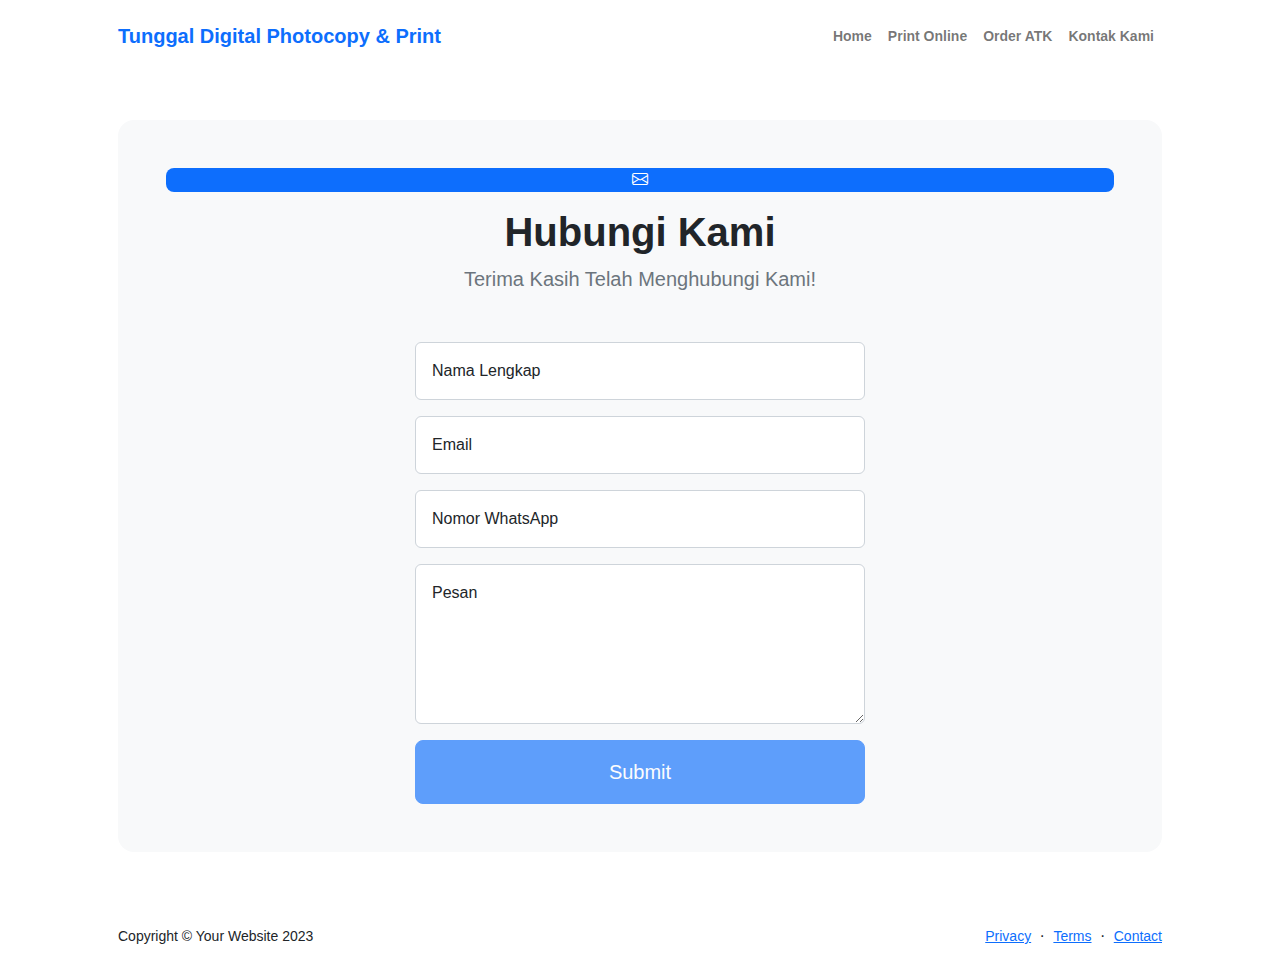
<file: contact.html>
<!DOCTYPE html>
<html lang="en">
    <head>
        <meta charset="utf-8" />
        <meta name="viewport" content="width=device-width, initial-scale=1, shrink-to-fit=no" />
        <meta name="description" content />
        <meta name="author" content />
        <title>Tunggal Digital Photocopy & Print</title>
        <!-- Favicon-->
        <link rel="icon" type="image/x-icon" href="assets/favicon.ico" />
        <!-- Custom Google font-->
        <link rel="preconnect" href="https://fonts.googleapis.com" />
        <link rel="preconnect" href="https://fonts.gstatic.com" crossorigin />
        <link href="https://fonts.googleapis.com/css2?family=Plus+Jakarta+Sans:wght@100;200;300;400;500;600;700;800;900&amp;display=swap" rel="stylesheet" />
        <!-- Bootstrap icons-->
        <link href="https://cdn.jsdelivr.net/npm/bootstrap-icons@1.8.1/font/bootstrap-icons.css" rel="stylesheet" />
        <!-- Core theme CSS (includes Bootstrap)-->
        <link href="css/styles.css" rel="stylesheet" />
    </head>
    <body class="d-flex flex-column">
        <main class="flex-shrink-0">
            <!-- Navigation-->
            <nav class="navbar navbar-expand-lg navbar-light bg-white py-3">
                <div class="container px-5">
                    <a class="navbar-brand" href="index.html"><span class="fw-bolder text-primary">Tunggal Digital Photocopy & Print</span></a>
                    <button class="navbar-toggler" type="button" data-bs-toggle="collapse" data-bs-target="#navbarSupportedContent" aria-controls="navbarSupportedContent" aria-expanded="false" aria-label="Toggle navigation"><span class="navbar-toggler-icon"></span></button>
                    <div class="collapse navbar-collapse" id="navbarSupportedContent">
                        <ul class="navbar-nav ms-auto mb-2 mb-lg-0 small fw-bolder">
                            <li class="nav-item"><a class="nav-link" href="index.html">Home</a></li>
                            <li class="nav-item"><a class="nav-link" href="order.html">Print Online</a></li>
                            <li class="nav-item"><a class="nav-link" href="projects.html">Order ATK</a></li>
                            <li class="nav-item"><a class="nav-link" href="contact.html">Kontak Kami</a></li>
                        </ul>
                    </div>
                </div>
            </nav>
            <!-- Page content-->
            <section class="py-5">
                <div class="container px-5">
                    <!-- Contact form-->
                    <div class="bg-light rounded-4 py-5 px-4 px-md-5">
                        <div class="text-center mb-5">
                            <div class="feature bg-primary bg-gradient-primary-to-secondary text-white rounded-3 mb-3"><i class="bi bi-envelope"></i></div>
                            <h1 class="fw-bolder">Hubungi Kami</h1>
                            <p class="lead fw-normal text-muted mb-0">Terima Kasih Telah Menghubungi Kami!</p>
                        </div>
                        <div class="row gx-5 justify-content-center">
                            <div class="col-lg-8 col-xl-6">
                                <!-- * * * * * * * * * * * * * * *-->
                                <!-- * * SB Forms Contact Form * *-->
                                <!-- * * * * * * * * * * * * * * *-->
                                <!-- This form is pre-integrated with SB Forms.-->
                                <!-- To make this form functional, sign up at-->
                                <!-- https://startbootstrap.com/solution/contact-forms-->
                                <!-- to get an API token!-->
                                <form id="contactForm" data-sb-form-api-token="API_TOKEN">
                                    <!-- Name input-->
                                    <div class="form-floating mb-3">
                                        <input class="form-control" id="name" type="text" placeholder="Enter your name..." data-sb-validations="required" />
                                        <label for="name">Nama Lengkap</label>
                                        <div class="invalid-feedback" data-sb-feedback="name:required">A name is required.</div>
                                    </div>
                                    <!-- Email address input-->
                                    <div class="form-floating mb-3">
                                        <input class="form-control" id="email" type="email" placeholder="name@example.com" data-sb-validations="required,email" />
                                        <label for="email">Email</label>
                                        <div class="invalid-feedback" data-sb-feedback="email:required">An email is required.</div>
                                        <div class="invalid-feedback" data-sb-feedback="email:email">Email is not valid.</div>
                                    </div>
                                    <!-- Phone number input-->
                                    <div class="form-floating mb-3">
                                        <input class="form-control" id="phone" type="tel" placeholder="(123) 456-7890" data-sb-validations="required" />
                                        <label for="phone">Nomor WhatsApp</label>
                                        <div class="invalid-feedback" data-sb-feedback="phone:required">A phone number is required.</div>
                                    </div>
                                    <!-- Message input-->
                                    <div class="form-floating mb-3">
                                        <textarea class="form-control" id="message" type="text" placeholder="Enter your message here..." style="height: 10rem" data-sb-validations="required"></textarea>
                                        <label for="message">Pesan</label>
                                        <div class="invalid-feedback" data-sb-feedback="message:required">A message is required.</div>
                                    </div>
                                    <!-- Submit success message-->
                                    <!---->
                                    <!-- This is what your users will see when the form-->
                                    <!-- has successfully submitted-->
                                    <div class="d-none" id="submitSuccessMessage">
                                        <div class="text-center mb-3">
                                            <div class="fw-bolder">Form submission successful!</div>
                                            To activate this form, sign up at
                                            <br />
                                            <a href="https://startbootstrap.com/solution/contact-forms">https://startbootstrap.com/solution/contact-forms</a>
                                        </div>
                                    </div>
                                    <!-- Submit error message-->
                                    <!---->
                                    <!-- This is what your users will see when there is-->
                                    <!-- an error submitting the form-->
                                    <div class="d-none" id="submitErrorMessage"><div class="text-center text-danger mb-3">Error sending message!</div></div>
                                    <!-- Submit Button-->
                                    <div class="d-grid"><button class="btn btn-primary btn-lg disabled" id="submitButton" type="submit">Submit</button></div>
                                </form>
                            </div>
                        </div>
                    </div>
                </div>
            </section>
        </main>
        <!-- Footer-->
        <footer class="bg-white py-4 mt-auto">
            <div class="container px-5">
                <div class="row align-items-center justify-content-between flex-column flex-sm-row">
                    <div class="col-auto"><div class="small m-0">Copyright &copy; Your Website 2023</div></div>
                    <div class="col-auto">
                        <a class="small" href="#!">Privacy</a>
                        <span class="mx-1">&middot;</span>
                        <a class="small" href="#!">Terms</a>
                        <span class="mx-1">&middot;</span>
                        <a class="small" href="#!">Contact</a>
                    </div>
                </div>
            </div>
        </footer>
        <!-- Bootstrap core JS-->
        <script src="https://cdn.jsdelivr.net/npm/bootstrap@5.2.3/dist/js/bootstrap.bundle.min.js"></script>
        <!-- Core theme JS-->
        <script src="js/scripts.js"></script>
        <!-- * * * * * * * * * * * * * * * * * * * * * * * * * * * * * * * * * * * * * * * *-->
        <!-- * *                               SB Forms JS                               * *-->
        <!-- * * Activate your form at https://startbootstrap.com/solution/contact-forms * *-->
        <!-- * * * * * * * * * * * * * * * * * * * * * * * * * * * * * * * * * * * * * * * *-->
        <script src="https://cdn.startbootstrap.com/sb-forms-latest.js"></script>
    </body>
</html>
</file>
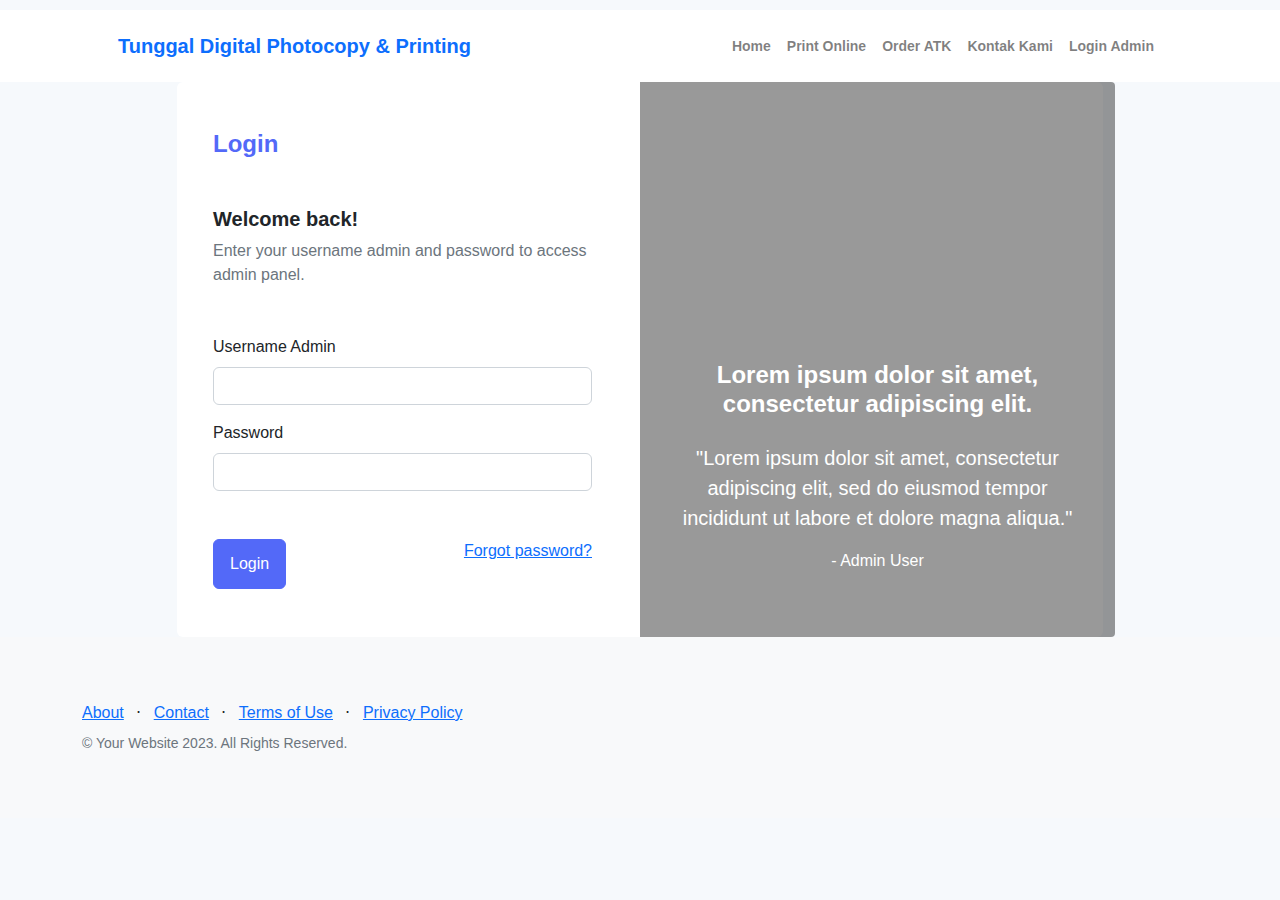
<file: login.html>
<!DOCTYPE html>
<html lang="en">
<head>
<meta charset="utf-8">


<title>Tunggal Digital Photocopy & Printing</title>
<meta name="viewport" content="width=device-width, initial-scale=1">
<link href="https://cdn.jsdelivr.net/npm/bootstrap@4.5.0/dist/css/bootstrap.min.css" rel="stylesheet">
<link href="css/styles.css" rel="stylesheet" />
<style type="text/css">

    	body{
    margin-top:10px;
    background: #f6f9fc;
}
.account-block {
    padding: 0;
    background-image: url(https://c1.wallpaperflare.com/preview/432/968/901/printer-ink-toner-technology.jpg);
    background-repeat: no-repeat;
    background-size: cover;
    height: 100%;
    position: relative;
}
.account-block .overlay {
    -webkit-box-flex: 1;
    -ms-flex: 1;
    flex: 1;
    position: absolute;
    top: 0;
    bottom: 0;
    left: 0;
    right: 0;
    background-color: rgba(0, 0, 0, 0.4);
}
.account-block .account-testimonial {
    text-align: center;
    color: #fff;
    position: absolute;
    margin: 0 auto;
    padding: 0 1.75rem;
    bottom: 3rem;
    left: 0;
    right: 0;
}

.text-theme {
    color: #5369f8 !important;
}

.btn-theme {
    background-color: #5369f8;
    border-color: #5369f8;
    color: #fff;
}
    </style>
</head>
<nav class="navbar navbar-expand-lg navbar-light bg-white py-3">
    <div class="container px-5">
        <a class="navbar-brand" href="index.html"><span class="fw-bolder text-primary">Tunggal Digital Photocopy & Printing</span></a>
        <button class="navbar-toggler" type="button" data-bs-toggle="collapse" data-bs-target="#navbarSupportedContent" aria-controls="navbarSupportedContent" aria-expanded="false" aria-label="Toggle navigation"><span class="navbar-toggler-icon"></span></button>
        <div class="collapse navbar-collapse" id="navbarSupportedContent">
            <ul class="navbar-nav ms-auto mb-2 mb-lg-0 small fw-bolder">
                <li class="nav-item"><a class="nav-link" href="index.html">Home</a></li>
                <li class="nav-item"><a class="nav-link" href="order.html">Print Online</a></li>
                <li class="nav-item"><a class="nav-link" href="projects.html">Order ATK</a></li>
                <li class="nav-item"><a class="nav-link" href="contact.html">Kontak Kami</a></li>
                <li class="nav-item"><a class="nav-link" href="contact.html">Login Admin</a></li>
            </ul>
        </div>
    </div>
</nav>
<body>
<div id="main-wrapper" class="container">
    <div class="row justify-content-center">
        <div class="col-xl-10">
            <div class="card border-0">
                <div class="card-body p-0">
                    <div class="row no-gutters">
                        <div class="col-lg-6">
                            <div class="p-5">
                                <div class="mb-5">
                                    <h3 class="h4 font-weight-bold text-theme">Login</h3>
                                </div>
                                    <h6 class="h5 mb-0">Welcome back!</h6>
                                    <p class="text-muted mt-2 mb-5">Enter your username admin and password to access admin panel.</p>
                                <form>
                                    <div class="form-group">
                                        <label for="exampleInputEmail1">Username Admin</label>
                                        <input type="email" class="form-control" id="exampleInputEmail1">
                            </div>
                                <div class="form-group mb-5">
<label for="exampleInputPassword1">Password</label>
<input type="password" class="form-control" id="exampleInputPassword1">
</div>
<button type="submit" class="btn btn-theme">Login</button>
<a href="#l" class="forgot-link float-right text-primary">Forgot password?</a>
</form>
</div>
</div>
<div class="col-lg-6 d-none d-lg-inline-block">
<div class="account-block rounded-right">
<div class="overlay rounded-right"></div>
<div class="account-testimonial">
<h4 class="text-white mb-4">Lorem ipsum dolor sit amet, consectetur adipiscing elit.</h4>
<p class="lead text-white">"Lorem ipsum dolor sit amet, consectetur adipiscing elit, sed do eiusmod tempor incididunt ut labore et dolore magna aliqua."</p>
<p>- Admin User</p>
</div>
</div>
</div>
</div>
</div>

</div>
</div>

</div>

</div>
<footer class="footer bg-light">
    <div class="container">
        <div class="row">
            <div class="col-lg-6 h-100 text-center text-lg-start my-auto">
                <ul class="list-inline mb-2">
                    <li class="list-inline-item"><a href="#!">About</a></li>
                    <li class="list-inline-item">⋅</li>
                    <li class="list-inline-item"><a href="#!">Contact</a></li>
                    <li class="list-inline-item">⋅</li>
                    <li class="list-inline-item"><a href="#!">Terms of Use</a></li>
                    <li class="list-inline-item">⋅</li>
                    <li class="list-inline-item"><a href="#!">Privacy Policy</a></li>
                </ul>
                <p class="text-muted small mb-4 mb-lg-0">&copy; Your Website 2023. All Rights Reserved.</p>
            </div>
            <div class="col-lg-6 h-100 text-center text-lg-end my-auto">
                <ul class="list-inline mb-0">
                    <li class="list-inline-item me-4">
                        <a href="#!"><i class="bi-facebook fs-3"></i></a>
                    </li>
                    <li class="list-inline-item me-4">
                        <a href="#!"><i class="bi-twitter fs-3"></i></a>
                    </li>
                    <li class="list-inline-item">
                        <a href="#!"><i class="bi-instagram fs-3"></i></a>
                    </li>
                </ul>
            </div>
        </div>
    </div>
</footer>
<script src="https://cdn.jsdelivr.net/npm/bootstrap@5.2.3/dist/js/bootstrap.bundle.min.js"></script>
<script src="js/scripts.js"></script>
<script src="https://cdn.startbootstrap.com/sb-forms-latest.js"></script>
<script src="https://code.jquery.com/jquery-1.10.2.min.js"></script>
<script src="https://cdn.jsdelivr.net/npm/bootstrap@4.5.0/dist/js/bootstrap.bundle.min.js"></script>
<script type="text/javascript">
	
</script>
</body>
</html>
</file>
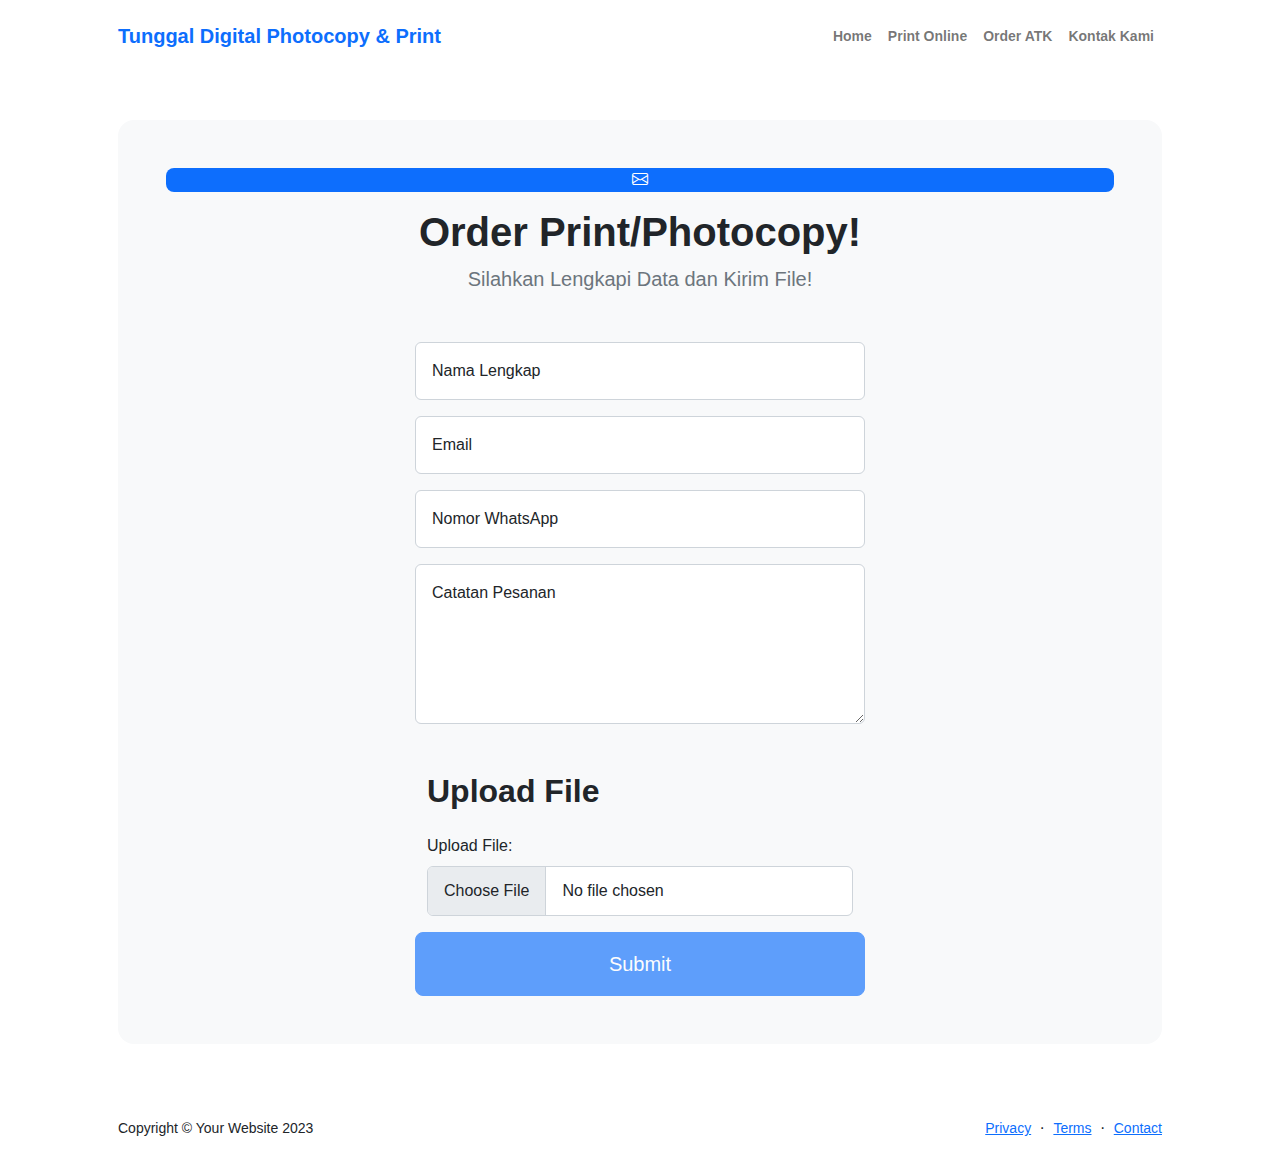
<file: order.html>
<!DOCTYPE html>
<html lang="en">
    <head>
        <meta charset="utf-8" />
        <meta name="viewport" content="width=device-width, initial-scale=1, shrink-to-fit=no" />
        <meta name="description" content />
        <meta name="author" content />
        <title>Tunggal Digital Photocopy & Print</title>
        <!-- Favicon-->
        <link rel="icon" type="image/x-icon" href="assets/favicon.ico" />
        <!-- Custom Google font-->
        <link rel="preconnect" href="https://fonts.googleapis.com" />
        <link rel="preconnect" href="https://fonts.gstatic.com" crossorigin />
        <link href="https://fonts.googleapis.com/css2?family=Plus+Jakarta+Sans:wght@100;200;300;400;500;600;700;800;900&amp;display=swap" rel="stylesheet" />
        <!-- Bootstrap icons-->
        <link href="https://cdn.jsdelivr.net/npm/bootstrap-icons@1.8.1/font/bootstrap-icons.css" rel="stylesheet" />
        <!-- Core theme CSS (includes Bootstrap)-->
        <link href="css/styles.css" rel="stylesheet" />
    </head>
    <body class="d-flex flex-column">
        <main class="flex-shrink-0">
            <!-- Navigation-->
            <nav class="navbar navbar-expand-lg navbar-light bg-white py-3">
                <div class="container px-5">
                    <a class="navbar-brand" href="index.html"><span class="fw-bolder text-primary">Tunggal Digital Photocopy & Print</span></a>
                    <button class="navbar-toggler" type="button" data-bs-toggle="collapse" data-bs-target="#navbarSupportedContent" aria-controls="navbarSupportedContent" aria-expanded="false" aria-label="Toggle navigation"><span class="navbar-toggler-icon"></span></button>
                    <div class="collapse navbar-collapse" id="navbarSupportedContent">
                        <ul class="navbar-nav ms-auto mb-2 mb-lg-0 small fw-bolder">
                            <li class="nav-item"><a class="nav-link" href="index.html">Home</a></li>
                            <li class="nav-item"><a class="nav-link" href="order.html">Print Online</a></li>
                            <li class="nav-item"><a class="nav-link" href="projects.html">Order ATK</a></li>
                            <li class="nav-item"><a class="nav-link" href="contact.html">Kontak Kami</a></li>
                        </ul>
                    </div>
                </div>
            </nav>
            <!-- Page content-->
            <section class="py-5">
                <div class="container px-5">
                    <!-- Contact form-->
                    <div class="bg-light rounded-4 py-5 px-4 px-md-5">
                        <div class="text-center mb-5">
                            <div class="feature bg-primary bg-gradient-primary-to-secondary text-white rounded-3 mb-3"><i class="bi bi-envelope"></i></div>
                            <h1 class="fw-bolder">Order Print/Photocopy!</h1>
                            <p class="lead fw-normal text-muted mb-0">Silahkan Lengkapi Data dan Kirim File!</p>
                        </div>
                        <div class="row gx-5 justify-content-center">
                            <div class="col-lg-8 col-xl-6">
                                <!-- * * * * * * * * * * * * * * *-->
                                <!-- * * SB Forms Contact Form * *-->
                                <!-- * * * * * * * * * * * * * * *-->
                                <!-- This form is pre-integrated with SB Forms.-->
                                <!-- To make this form functional, sign up at-->
                                <!-- https://startbootstrap.com/solution/contact-forms-->
                                <!-- to get an API token!-->
                                <form id="contactForm" data-sb-form-api-token="API_TOKEN">
                                    <!-- Name input-->
                                    <div class="form-floating mb-3">
                                        <input class="form-control" id="name" type="text" placeholder="Enter your name..." data-sb-validations="required" />
                                        <label for="name">Nama Lengkap</label>
                                        <div class="invalid-feedback" data-sb-feedback="name:required">A name is required.</div>
                                    </div>
                                    <!-- Email address input-->
                                    <div class="form-floating mb-3">
                                        <input class="form-control" id="email" type="email" placeholder="name@example.com" data-sb-validations="required,email" />
                                        <label for="email">Email</label>
                                        <div class="invalid-feedback" data-sb-feedback="email:required">An email is required.</div>
                                        <div class="invalid-feedback" data-sb-feedback="email:email">Email is not valid.</div>
                                    </div>
                                    <!-- Phone number input-->
                                    <div class="form-floating mb-3">
                                        <input class="form-control" id="phone" type="tel" placeholder="(123) 456-7890" data-sb-validations="required" />
                                        <label for="phone">Nomor WhatsApp</label>
                                        <div class="invalid-feedback" data-sb-feedback="phone:required">A phone number is required.</div>
                                    </div>
                                    <!-- Message input-->
                                    <div class="form-floating mb-3">
                                        <textarea class="form-control" id="message" type="text" placeholder="Enter your message here..." style="height: 10rem" data-sb-validations="required"></textarea>
                                        <label for="message">Catatan Pesanan</label>
                                        <div class="invalid-feedback" data-sb-feedback="message:required">A message is required.</div>
                                    </div>
                                    <div class="container mt-5">
                                        <h2 class="mb-4">Upload File</h2>
                                        <form id="file-upload-form">
                                          <div class="mb-3">
                                            <label for="file-upload-input" class="form-label">Upload File:</label>
                                            <input type="file" class="form-control" id="file-upload-input" name="file-upload-input">
                                          </div>
                                        </form>
                                     </div>
                                    <!-- Submit success message-->
                                    <!---->
                                    <!-- This is what your users will see when the form-->
                                    <!-- has successfully submitted-->
                                    <div class="d-none" id="submitSuccessMessage">
                                        <div class="text-center mb-3">
                                            <div class="fw-bolder">Form submission successful!</div>
                                            To activate this form, sign up at
                                            <br />
                                            <a href="https://startbootstrap.com/solution/contact-forms">https://startbootstrap.com/solution/contact-forms</a>
                                        </div>
                                    </div>
                                    <!-- Submit error message-->
                                    <!---->
                                    <!-- This is what your users will see when there is-->
                                    <!-- an error submitting the form-->
                                    <div class="d-none" id="submitErrorMessage"><div class="text-center text-danger mb-3">Error sending message!</div></div>
                                    <!-- Submit Button-->
                                    <div class="d-grid"><button class="btn btn-primary btn-lg disabled" id="submitButton" type="submit">Submit</button></div>
                                </form>
                            </div>
                        </div>
                    </div>
                </div>
            </section>
        </main>
        <!-- Footer-->
        <footer class="bg-white py-4 mt-auto">
            <div class="container px-5">
                <div class="row align-items-center justify-content-between flex-column flex-sm-row">
                    <div class="col-auto"><div class="small m-0">Copyright &copy; Your Website 2023</div></div>
                    <div class="col-auto">
                        <a class="small" href="#!">Privacy</a>
                        <span class="mx-1">&middot;</span>
                        <a class="small" href="#!">Terms</a>
                        <span class="mx-1">&middot;</span>
                        <a class="small" href="#!">Contact</a>
                    </div>
                </div>
            </div>
        </footer>
        <!-- Bootstrap core JS-->
        <script src="https://cdn.jsdelivr.net/npm/bootstrap@5.2.3/dist/js/bootstrap.bundle.min.js"></script>
        <!-- Core theme JS-->
        <script src="js/scripts.js"></script>
        <!-- * * * * * * * * * * * * * * * * * * * * * * * * * * * * * * * * * * * * * * * *-->
        <!-- * *                               SB Forms JS                               * *-->
        <!-- * * Activate your form at https://startbootstrap.com/solution/contact-forms * *-->
        <!-- * * * * * * * * * * * * * * * * * * * * * * * * * * * * * * * * * * * * * * * *-->
        <script src="https://cdn.startbootstrap.com/sb-forms-latest.js"></script>
    </body>
</html>
</file>
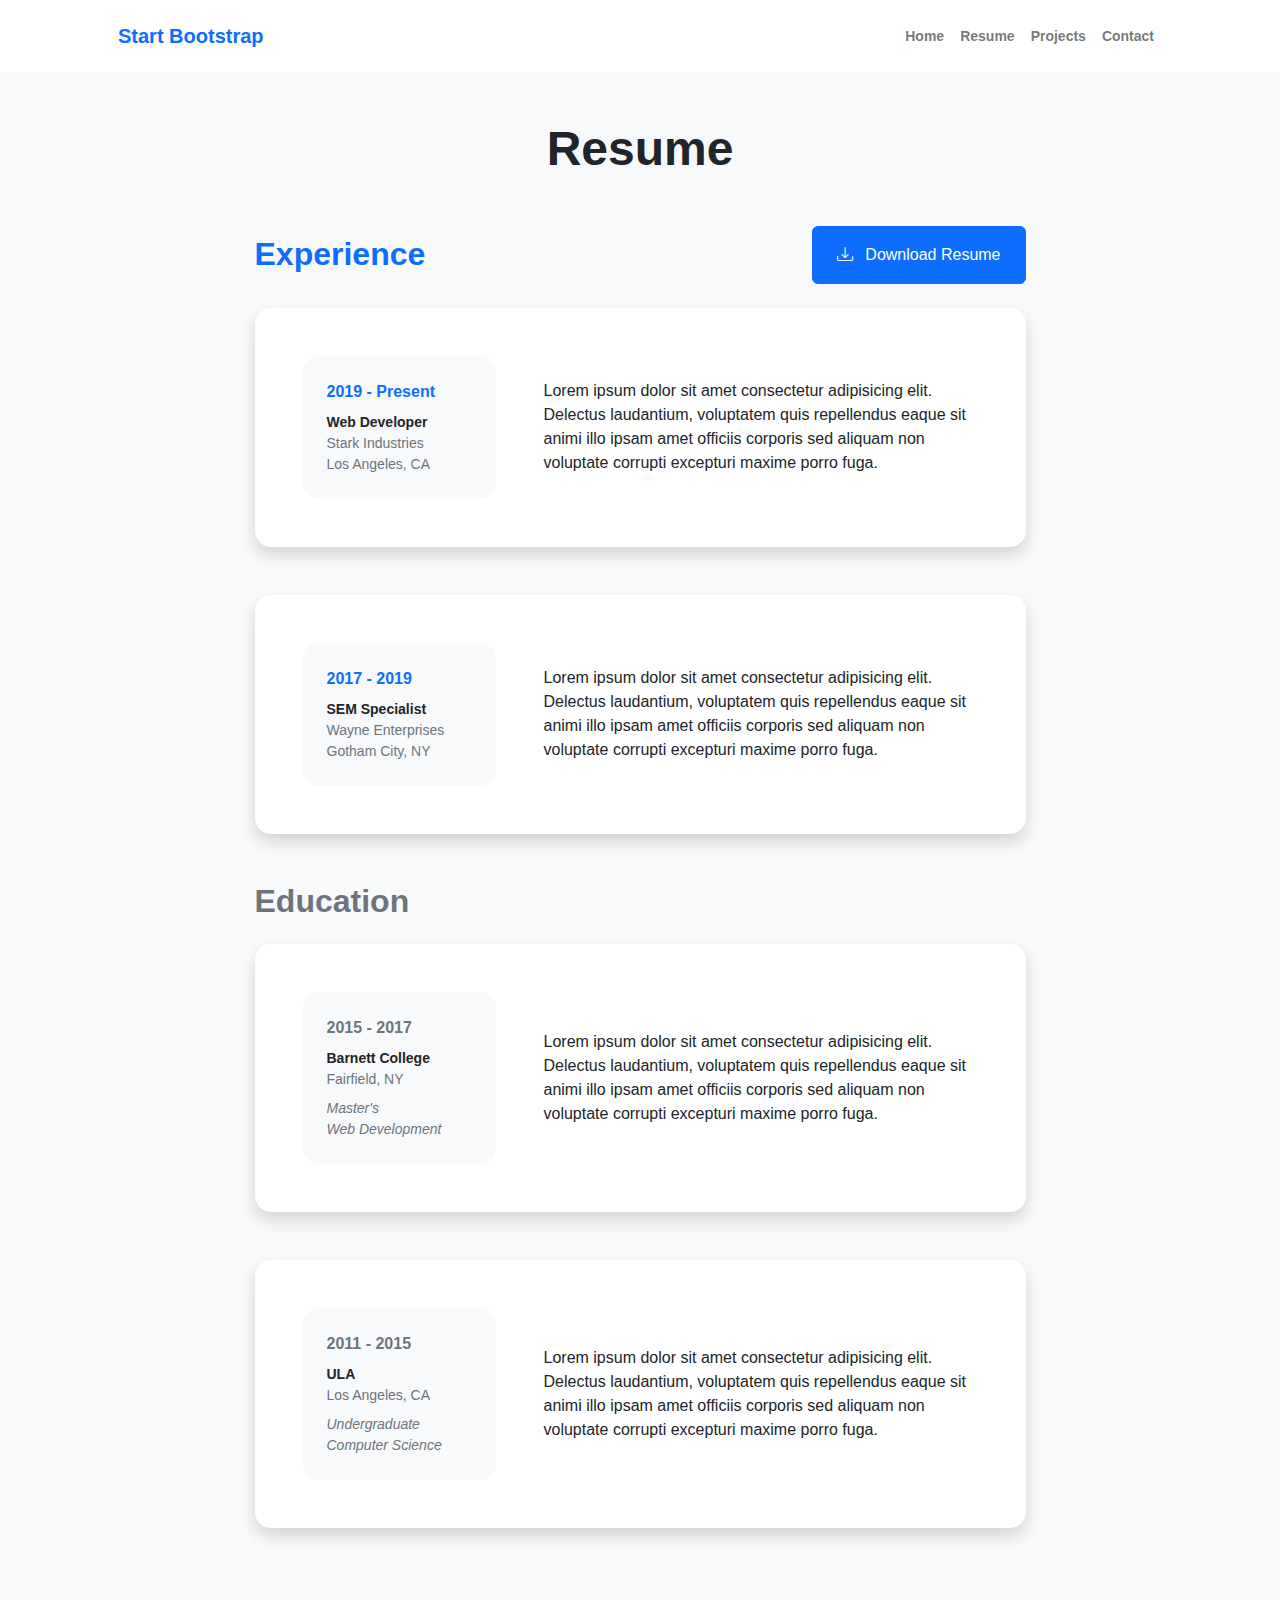
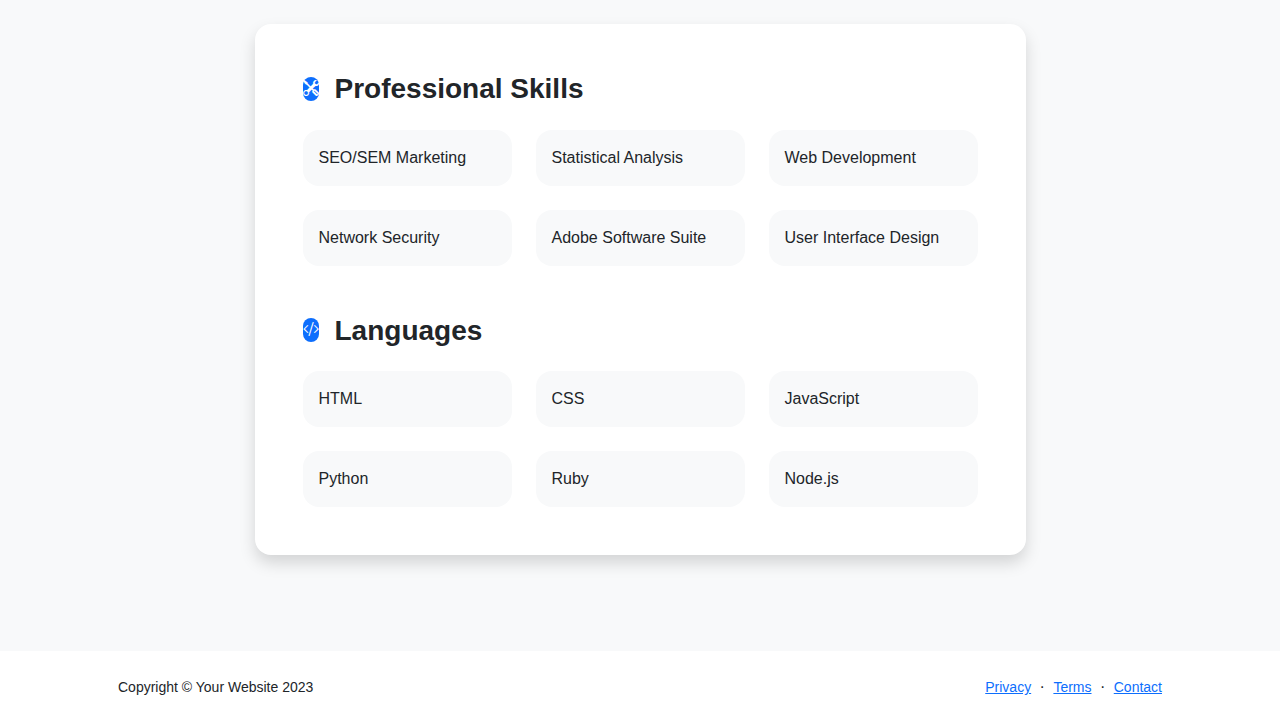
<file: resume.html>
<!DOCTYPE html>
<html lang="en">
    <head>
        <meta charset="utf-8" />
        <meta name="viewport" content="width=device-width, initial-scale=1, shrink-to-fit=no" />
        <meta name="description" content="" />
        <meta name="author" content="" />
        <title>Personal - Start Bootstrap Template</title>
        <!-- Favicon-->
        <link rel="icon" type="image/x-icon" href="assets/favicon.ico" />
        <!-- Custom Google font-->
        <link rel="preconnect" href="https://fonts.googleapis.com" />
        <link rel="preconnect" href="https://fonts.gstatic.com" crossorigin />
        <link href="https://fonts.googleapis.com/css2?family=Plus+Jakarta+Sans:wght@100;200;300;400;500;600;700;800;900&amp;display=swap" rel="stylesheet" />
        <!-- Bootstrap icons-->
        <link href="https://cdn.jsdelivr.net/npm/bootstrap-icons@1.8.1/font/bootstrap-icons.css" rel="stylesheet" />
        <!-- Core theme CSS (includes Bootstrap)-->
        <link href="css/styles.css" rel="stylesheet" />
    </head>
    <body class="d-flex flex-column h-100 bg-light">
        <main class="flex-shrink-0">
            <!-- Navigation-->
            <nav class="navbar navbar-expand-lg navbar-light bg-white py-3">
                <div class="container px-5">
                    <a class="navbar-brand" href="index.html"><span class="fw-bolder text-primary">Start Bootstrap</span></a>
                    <button class="navbar-toggler" type="button" data-bs-toggle="collapse" data-bs-target="#navbarSupportedContent" aria-controls="navbarSupportedContent" aria-expanded="false" aria-label="Toggle navigation"><span class="navbar-toggler-icon"></span></button>
                    <div class="collapse navbar-collapse" id="navbarSupportedContent">
                        <ul class="navbar-nav ms-auto mb-2 mb-lg-0 small fw-bolder">
                            <li class="nav-item"><a class="nav-link" href="index.html">Home</a></li>
                            <li class="nav-item"><a class="nav-link" href="order.html">Resume</a></li>
                            <li class="nav-item"><a class="nav-link" href="projects.html">Projects</a></li>
                            <li class="nav-item"><a class="nav-link" href="contact.html">Contact</a></li>
                        </ul>
                    </div>
                </div>
            </nav>
            <!-- Page Content-->
            <div class="container px-5 my-5">
                <div class="text-center mb-5">
                    <h1 class="display-5 fw-bolder mb-0"><span class="text-gradient d-inline">Resume</span></h1>
                </div>
                <div class="row gx-5 justify-content-center">
                    <div class="col-lg-11 col-xl-9 col-xxl-8">
                        <!-- Experience Section-->
                        <section>
                            <div class="d-flex align-items-center justify-content-between mb-4">
                                <h2 class="text-primary fw-bolder mb-0">Experience</h2>
                                <!-- Download resume button-->
                                <!-- Note: Set the link href target to a PDF file within your project-->
                                <a class="btn btn-primary px-4 py-3" href="#!">
                                    <div class="d-inline-block bi bi-download me-2"></div>
                                    Download Resume
                                </a>
                            </div>
                            <!-- Experience Card 1-->
                            <div class="card shadow border-0 rounded-4 mb-5">
                                <div class="card-body p-5">
                                    <div class="row align-items-center gx-5">
                                        <div class="col text-center text-lg-start mb-4 mb-lg-0">
                                            <div class="bg-light p-4 rounded-4">
                                                <div class="text-primary fw-bolder mb-2">2019 - Present</div>
                                                <div class="small fw-bolder">Web Developer</div>
                                                <div class="small text-muted">Stark Industries</div>
                                                <div class="small text-muted">Los Angeles, CA</div>
                                            </div>
                                        </div>
                                        <div class="col-lg-8"><div>Lorem ipsum dolor sit amet consectetur adipisicing elit. Delectus laudantium, voluptatem quis repellendus eaque sit animi illo ipsam amet officiis corporis sed aliquam non voluptate corrupti excepturi maxime porro fuga.</div></div>
                                    </div>
                                </div>
                            </div>
                            <!-- Experience Card 2-->
                            <div class="card shadow border-0 rounded-4 mb-5">
                                <div class="card-body p-5">
                                    <div class="row align-items-center gx-5">
                                        <div class="col text-center text-lg-start mb-4 mb-lg-0">
                                            <div class="bg-light p-4 rounded-4">
                                                <div class="text-primary fw-bolder mb-2">2017 - 2019</div>
                                                <div class="small fw-bolder">SEM Specialist</div>
                                                <div class="small text-muted">Wayne Enterprises</div>
                                                <div class="small text-muted">Gotham City, NY</div>
                                            </div>
                                        </div>
                                        <div class="col-lg-8"><div>Lorem ipsum dolor sit amet consectetur adipisicing elit. Delectus laudantium, voluptatem quis repellendus eaque sit animi illo ipsam amet officiis corporis sed aliquam non voluptate corrupti excepturi maxime porro fuga.</div></div>
                                    </div>
                                </div>
                            </div>
                        </section>
                        <!-- Education Section-->
                        <section>
                            <h2 class="text-secondary fw-bolder mb-4">Education</h2>
                            <!-- Education Card 1-->
                            <div class="card shadow border-0 rounded-4 mb-5">
                                <div class="card-body p-5">
                                    <div class="row align-items-center gx-5">
                                        <div class="col text-center text-lg-start mb-4 mb-lg-0">
                                            <div class="bg-light p-4 rounded-4">
                                                <div class="text-secondary fw-bolder mb-2">2015 - 2017</div>
                                                <div class="mb-2">
                                                    <div class="small fw-bolder">Barnett College</div>
                                                    <div class="small text-muted">Fairfield, NY</div>
                                                </div>
                                                <div class="fst-italic">
                                                    <div class="small text-muted">Master's</div>
                                                    <div class="small text-muted">Web Development</div>
                                                </div>
                                            </div>
                                        </div>
                                        <div class="col-lg-8"><div>Lorem ipsum dolor sit amet consectetur adipisicing elit. Delectus laudantium, voluptatem quis repellendus eaque sit animi illo ipsam amet officiis corporis sed aliquam non voluptate corrupti excepturi maxime porro fuga.</div></div>
                                    </div>
                                </div>
                            </div>
                            <!-- Education Card 2-->
                            <div class="card shadow border-0 rounded-4 mb-5">
                                <div class="card-body p-5">
                                    <div class="row align-items-center gx-5">
                                        <div class="col text-center text-lg-start mb-4 mb-lg-0">
                                            <div class="bg-light p-4 rounded-4">
                                                <div class="text-secondary fw-bolder mb-2">2011 - 2015</div>
                                                <div class="mb-2">
                                                    <div class="small fw-bolder">ULA</div>
                                                    <div class="small text-muted">Los Angeles, CA</div>
                                                </div>
                                                <div class="fst-italic">
                                                    <div class="small text-muted">Undergraduate</div>
                                                    <div class="small text-muted">Computer Science</div>
                                                </div>
                                            </div>
                                        </div>
                                        <div class="col-lg-8"><div>Lorem ipsum dolor sit amet consectetur adipisicing elit. Delectus laudantium, voluptatem quis repellendus eaque sit animi illo ipsam amet officiis corporis sed aliquam non voluptate corrupti excepturi maxime porro fuga.</div></div>
                                    </div>
                                </div>
                            </div>
                        </section>
                        <!-- Divider-->
                        <div class="pb-5"></div>
                        <!-- Skills Section-->
                        <section>
                            <!-- Skillset Card-->
                            <div class="card shadow border-0 rounded-4 mb-5">
                                <div class="card-body p-5">
                                    <!-- Professional skills list-->
                                    <div class="mb-5">
                                        <div class="d-flex align-items-center mb-4">
                                            <div class="feature bg-primary bg-gradient-primary-to-secondary text-white rounded-3 me-3"><i class="bi bi-tools"></i></div>
                                            <h3 class="fw-bolder mb-0"><span class="text-gradient d-inline">Professional Skills</span></h3>
                                        </div>
                                        <div class="row row-cols-1 row-cols-md-3 mb-4">
                                            <div class="col mb-4 mb-md-0"><div class="d-flex align-items-center bg-light rounded-4 p-3 h-100">SEO/SEM Marketing</div></div>
                                            <div class="col mb-4 mb-md-0"><div class="d-flex align-items-center bg-light rounded-4 p-3 h-100">Statistical Analysis</div></div>
                                            <div class="col"><div class="d-flex align-items-center bg-light rounded-4 p-3 h-100">Web Development</div></div>
                                        </div>
                                        <div class="row row-cols-1 row-cols-md-3">
                                            <div class="col mb-4 mb-md-0"><div class="d-flex align-items-center bg-light rounded-4 p-3 h-100">Network Security</div></div>
                                            <div class="col mb-4 mb-md-0"><div class="d-flex align-items-center bg-light rounded-4 p-3 h-100">Adobe Software Suite</div></div>
                                            <div class="col"><div class="d-flex align-items-center bg-light rounded-4 p-3 h-100">User Interface Design</div></div>
                                        </div>
                                    </div>
                                    <!-- Languages list-->
                                    <div class="mb-0">
                                        <div class="d-flex align-items-center mb-4">
                                            <div class="feature bg-primary bg-gradient-primary-to-secondary text-white rounded-3 me-3"><i class="bi bi-code-slash"></i></div>
                                            <h3 class="fw-bolder mb-0"><span class="text-gradient d-inline">Languages</span></h3>
                                        </div>
                                        <div class="row row-cols-1 row-cols-md-3 mb-4">
                                            <div class="col mb-4 mb-md-0"><div class="d-flex align-items-center bg-light rounded-4 p-3 h-100">HTML</div></div>
                                            <div class="col mb-4 mb-md-0"><div class="d-flex align-items-center bg-light rounded-4 p-3 h-100">CSS</div></div>
                                            <div class="col"><div class="d-flex align-items-center bg-light rounded-4 p-3 h-100">JavaScript</div></div>
                                        </div>
                                        <div class="row row-cols-1 row-cols-md-3">
                                            <div class="col mb-4 mb-md-0"><div class="d-flex align-items-center bg-light rounded-4 p-3 h-100">Python</div></div>
                                            <div class="col mb-4 mb-md-0"><div class="d-flex align-items-center bg-light rounded-4 p-3 h-100">Ruby</div></div>
                                            <div class="col"><div class="d-flex align-items-center bg-light rounded-4 p-3 h-100">Node.js</div></div>
                                        </div>
                                    </div>
                                </div>
                            </div>
                        </section>
                    </div>
                </div>
            </div>
        </main>
        <!-- Footer-->
        <footer class="bg-white py-4 mt-auto">
            <div class="container px-5">
                <div class="row align-items-center justify-content-between flex-column flex-sm-row">
                    <div class="col-auto"><div class="small m-0">Copyright &copy; Your Website 2023</div></div>
                    <div class="col-auto">
                        <a class="small" href="#!">Privacy</a>
                        <span class="mx-1">&middot;</span>
                        <a class="small" href="#!">Terms</a>
                        <span class="mx-1">&middot;</span>
                        <a class="small" href="#!">Contact</a>
                    </div>
                </div>
            </div>
        </footer>
        <!-- Bootstrap core JS-->
        <script src="https://cdn.jsdelivr.net/npm/bootstrap@5.2.3/dist/js/bootstrap.bundle.min.js"></script>
        <!-- Core theme JS-->
        <script src="js/scripts.js"></script>
    </body>
</html>
</file>
